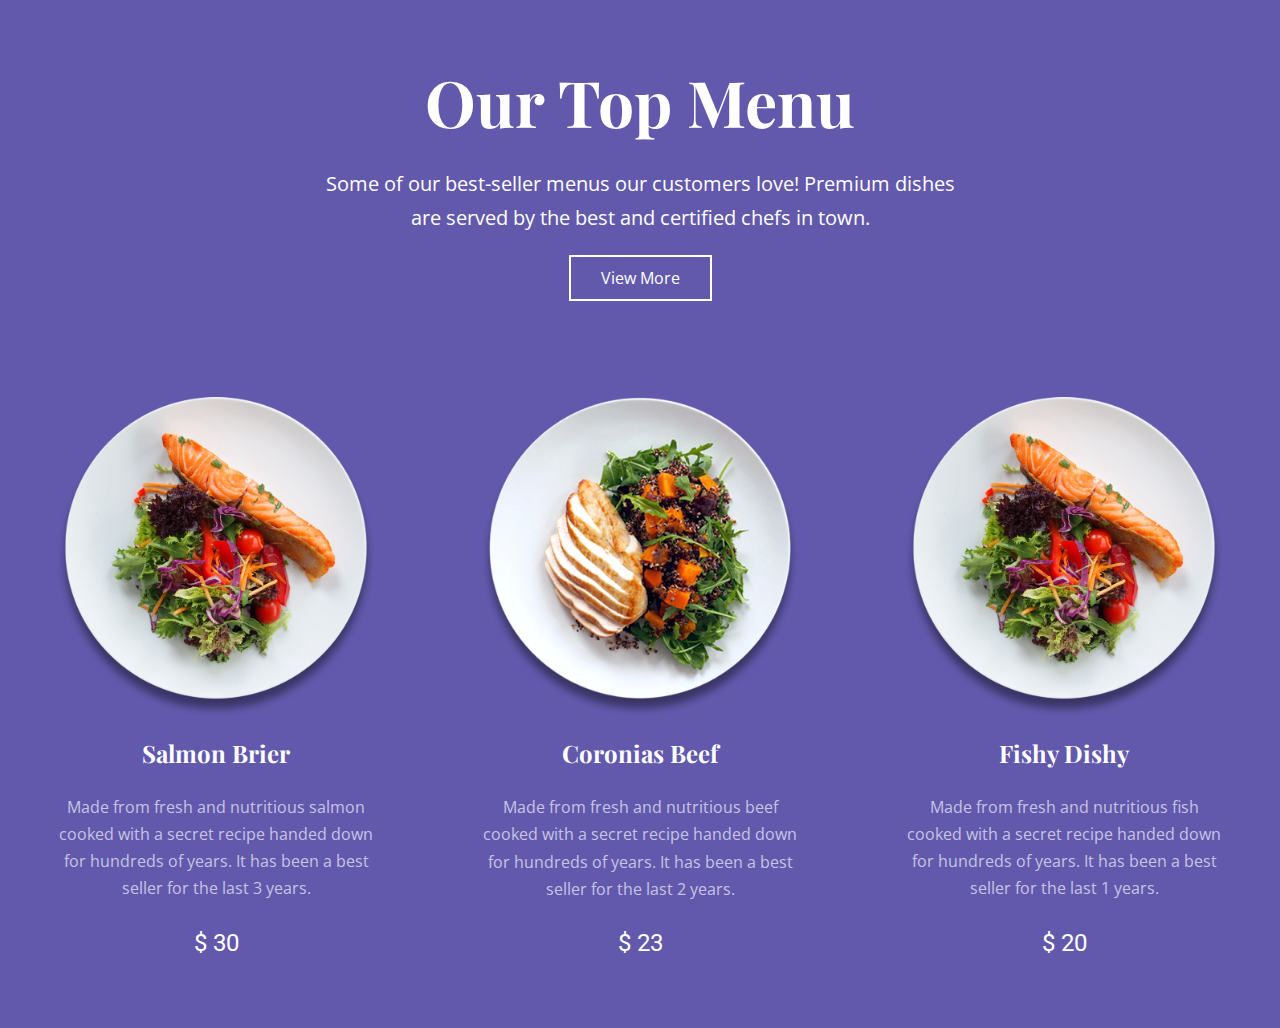
<file: 01-resto-app/index.html>
<!DOCTYPE html>
<html lang="en">
  <head>
    <meta charset="UTF-8" />
    <meta http-equiv="X-UA-Compatible" content="IE=edge" />
    <meta name="viewport" content="width=device-width, initial-scale=1.0" />
    <meta name="description" content="The best resto app to find the nearest resto around you" />
    <meta name="keywords" content="Resto App, Restaurant App, Cafe, Nearest Resto" />
    <meta name="author" content="Fara Aiden" />
    <title>Resto App</title>
    <link rel="stylesheet" href="./assets/css/styles.css">
  </head>
  <body>
    <main>
      <section class="menu">
        <div class="container">
          <div class="menu__copy">
            <h2 class="menu__heading">Our Top Menu</h2>
            <p class="menu__subheading menu__main-subheading">Some of our best-seller menus our customers love! Premium dishes are served by the best and certified chefs in town.</p>
            <button type="button" class="button">View More</button>
          </div>
          <div class="menu__items">
            <!-- Menu 1 -->
            <article class="menu__item">
              <img class="menu__image" src="./assets/images/dinner-1.png" alt="Salmon Brier">
              <div class="menu__copy menu__item-copy">
                <h3 class="menu__heading">Salmon Brier</h3>
                <p class="menu__subheading menu__item-subheading">Made from fresh and nutritious salmon cooked with a secret recipe handed down for hundreds of years. It has been a best seller for the last 3 years.</p>
                <p class="menu__price">$ 30</p>
              </div>
            </article>

            <!-- Menu 2 -->
            <article class="menu__item">
              <img class="menu__image" src="./assets/images/dinner-2.png" alt="Coronias Beef">
              <div class="menu__copy menu__item-copy">
                <h3 class="menu__heading">Coronias Beef</h3>
                <p class="menu__subheading menu__item-subheading">Made from fresh and nutritious beef cooked with a secret recipe handed down for hundreds of years. It has been a best seller for the last 2 years.</p>
                <p class="menu__price">$ 23</p>
              </div>
            </article>

            <!-- Menu 3 -->
            <article class="menu__item">
              <img class="menu__image" src="./assets/images/dinner-1.png" alt="Fishy Dishy">
              <div class="menu__copy menu__item-copy">
                <h3 class="menu__heading">Fishy Dishy</h3>
                <p class="menu__subheading menu__item-subheading">Made from fresh and nutritious fish cooked with a secret recipe handed down for hundreds of years. It has been a best seller for the last 1 years.</p>
                <p class="menu__price">$ 20</p>
              </div>
            </article>
          </div>
        </div>
      </section>
    </main>
  </body>
</html>
</file>
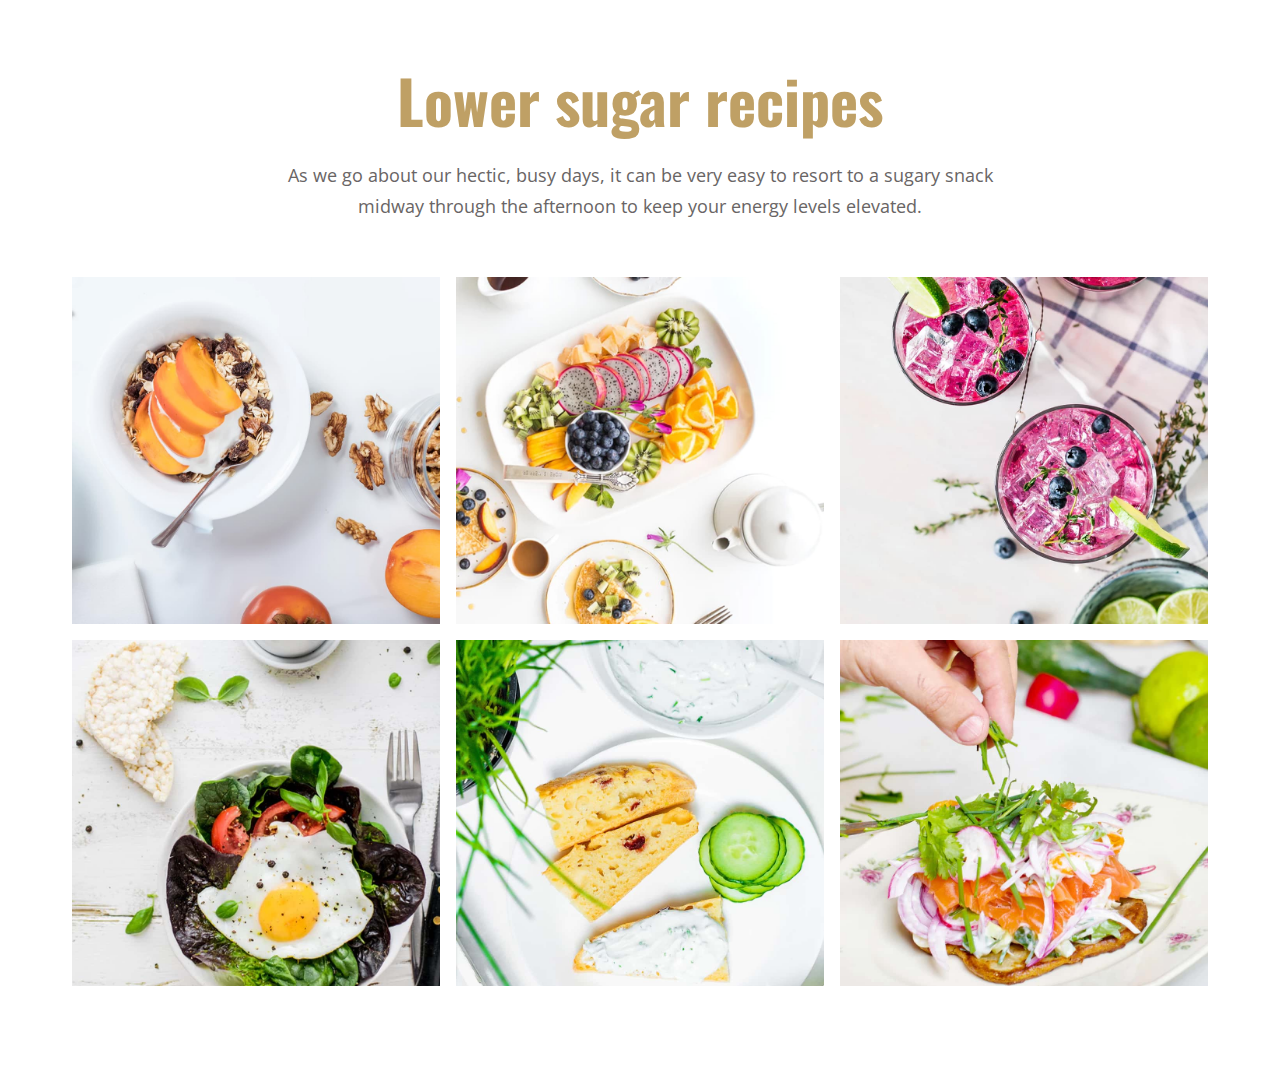
<file: 02-tasty-food/index.html>
<!DOCTYPE html>
<html lang="en">
  <head>
    <meta charset="UTF-8" />
    <meta http-equiv="X-UA-Compatible" content="IE=edge" />
    <meta name="viewport" content="width=device-width, initial-scale=1.0" />
    <meta name="description" content="The best recipe app to find recipes in an easy way." />
    <meta name="keywords" content="Recipes, recipe, recipes app, recipe website" />
    <meta name="author" content="Fara Aiden" />
    <title>Tasty Food</title>
    <link rel="stylesheet" href="./assets/css/styles.css">
  </head>
  <body>
    <main>
      <section class="gallery">
        <div class="container">
          <div class="gallery__copy">
            <h1 class="gallery__heading">Lower sugar recipes</h1>
            <p class="gallery__subheading">As we go about our hectic, busy days, it can be very easy to resort to a sugary snack midway through the afternoon to keep your energy levels elevated.</p>
          </div>
          <div class="gallery__images">
            <img class="gallery__image" src="./assets/images/img-1.jpg" alt="recipe 1">
            <img class="gallery__image" src="./assets/images/img-2.jpg" alt="recipe 2">
            <img class="gallery__image" src="./assets/images/img-3.jpg" alt="recipe 3">
            <img class="gallery__image" src="./assets/images/img-4.jpg" alt="recipe 4">
            <img class="gallery__image" src="./assets/images/img-5.jpg" alt="recipe 5">
            <img class="gallery__image" src="./assets/images/img-6.jpg" alt="recipe 6">
          </div>
        </div>
      </section>
    </main>
  </body>
</html>
</file>
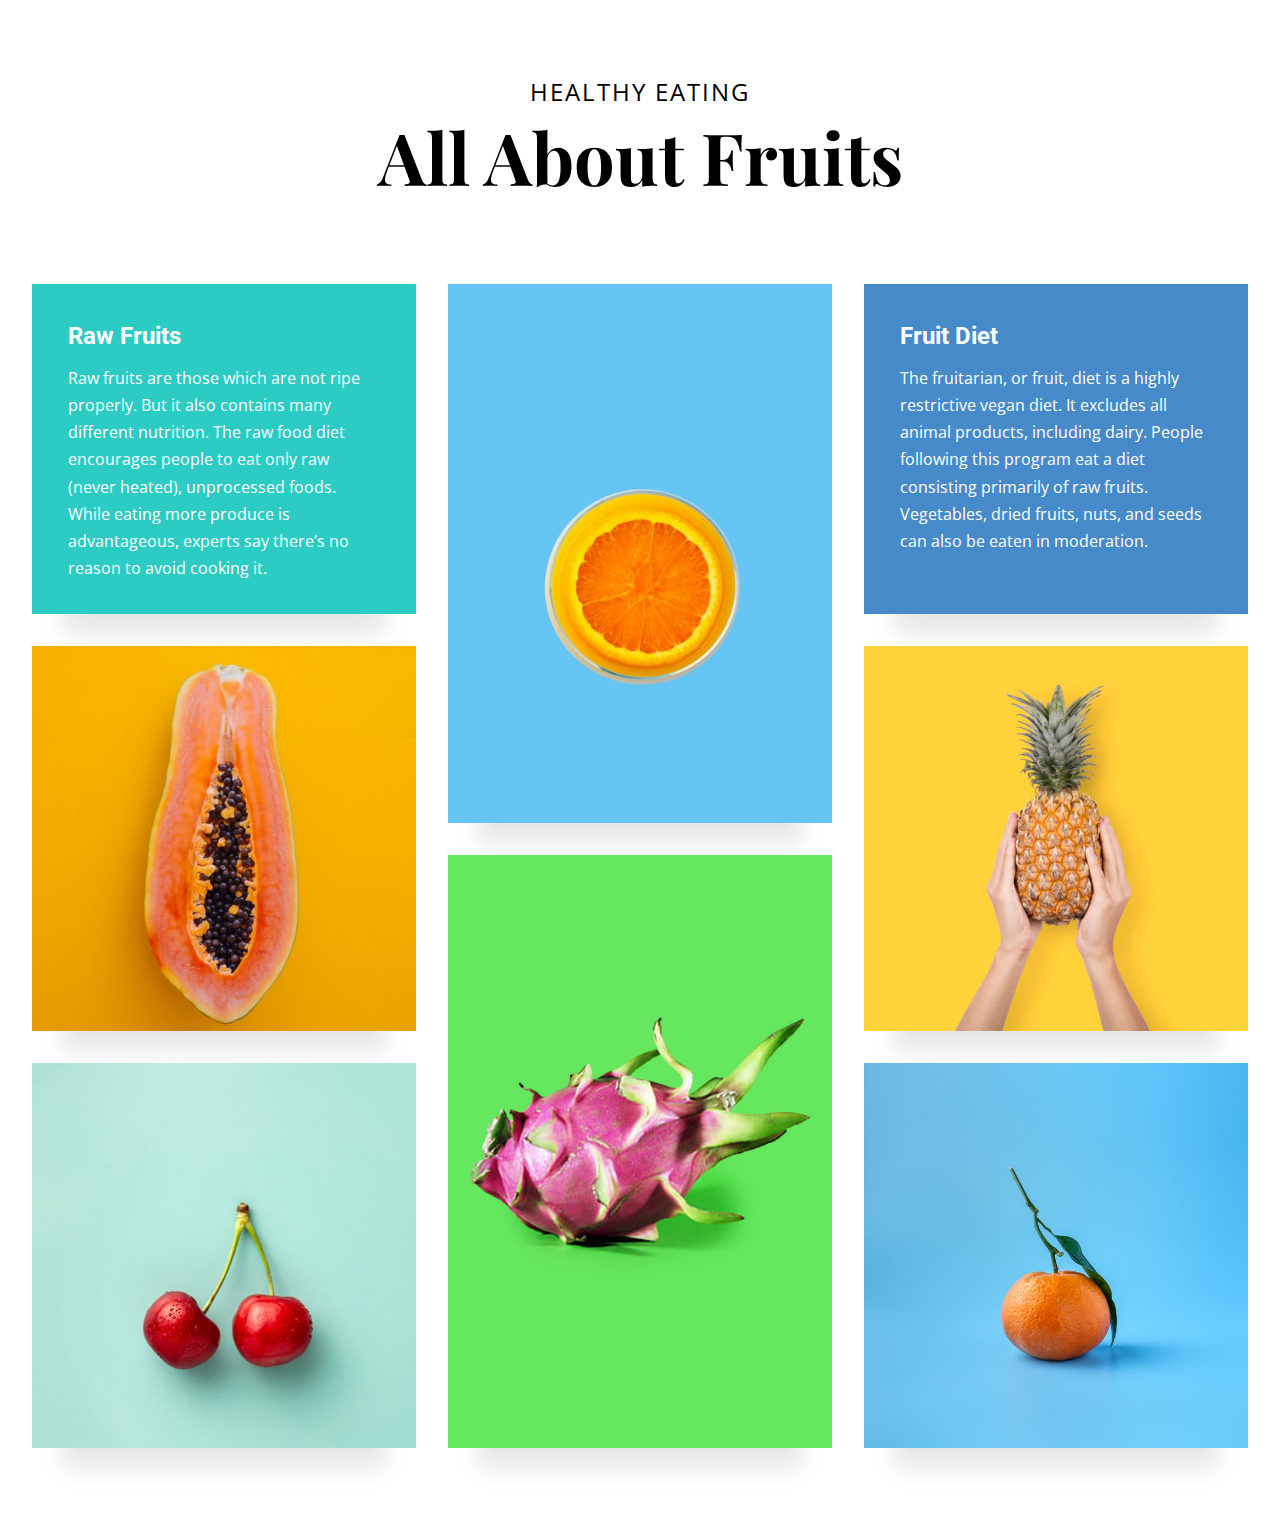
<file: 03-healthy-eating/index.html>
<!DOCTYPE html>
<html lang="en">
<head>
  <meta charset="UTF-8">
  <meta http-equiv="X-UA-Compatible" content="IE=edge">
  <meta name="viewport" content="width=device-width, initial-scale=1.0">
  <meta name="description" content="All kind of fruits for your healthy and ideal body.">
  <meta name="keywords" content="Fruits, Raw Fruits, Fruit Diet, Healty Food">
  <meta name="author" content="Fara Aiden">
  <title>Healthy Eating</title>
  <link rel="stylesheet" href="./assets/css/styles.css">
</head>
<body>
  <main>
    <section class="fruits">
      <div class="container">
        <span class="fruits__subheading">HEALTHY EATING</span>
        <h1 class="fruits__heading">All About Fruits</h1>
        <div class="fruits__gallery">
          <div class="fruits__item fruits__copy">
            <h2 class="fruits__title">Raw Fruits</h2>
            <p class="fruits__text">Raw fruits are those which are not ripe properly. But it also contains many different nutrition. The raw food diet encourages people to eat only raw (never heated), unprocessed foods. While eating more produce is advantageous, experts say there’s no reason to avoid cooking it.</p>
          </div>
          <div class="fruits__item">
            <img class="fruits__image" src="./assets/images/orange.jpg" alt="orange">
          </div>
          <div class="fruits__item fruits__copy">
            <h2 class="fruits__title">Fruit Diet</h2>
            <p class="fruits__text">The fruitarian, or fruit, diet is a highly restrictive vegan diet. It excludes all animal products, including dairy. People following this program eat a diet consisting primarily of raw fruits. Vegetables, dried fruits, nuts, and seeds can also be eaten in moderation.</p>
          </div>
          <div class="fruits__item">
            <img class="fruits__image" src="./assets/images/papaya.jpg" alt="papaya">
          </div>
          <div class="fruits__item">
            <img class="fruits__image" src="./assets/images/dragon-fruit.jpg" alt="dragon-fruit">
          </div>
          <div class="fruits__item">
            <img class="fruits__image" src="./assets/images/pinapple.jpg" alt="pinapple">
          </div>
          <div class="fruits__item">
            <img class="fruits__image" src="./assets/images/cherry.jpg" alt="cherry">
          </div>
          <div class="fruits__item">
            <img class="fruits__image" src="./assets/images/uncut-orange.jpg" alt="uncut-orange">
          </div>
        </div>
      </div>
    </section>
  </main>
</body>
</html>
</file>
<file: 01-resto-app/assets/css/styles.css>
/******************* GOOGLE FONTS *******************/
@import url("https://fonts.googleapis.com/css2?family=Open+Sans&family=Playfair+Display:wght@700&family=Roboto:wght@300&display=swap");
/********************** RESET **********************/
* {
  margin: 0;
  padding: 0;
  -webkit-box-sizing: border-box;
          box-sizing: border-box;
}

/********************* GLOBAL *********************/
body {
  background-color: #6259ac;
  color: #fff;
  text-align: center;
  font-family: 'Open Sans', sans-serif;
  line-height: 1.7;
}

.container {
  padding: 3rem 1rem 4rem;
  width: 100%;
  margin: 0 auto;
}

img {
  width: 100%;
}

h2, h3 {
  font-family: 'Playfair Display', serif;
}

h2 {
  font-size: 36px;
}

h3 {
  font-size: 20px;
}

button {
  padding: 10px 30px;
  border: 2px solid #fff;
  background-color: transparent;
  color: #fff;
  font-family: inherit;
  font-size: inherit;
  cursor: pointer;
  -webkit-transition: all .3s ease;
  transition: all .3s ease;
  position: relative;
}

button::before {
  content: '';
  position: absolute;
  top: 0;
  left: 0;
  width: 0;
  height: 100%;
  display: block;
  background-color: #ff9100;
  -webkit-transition: all .3s ease;
  transition: all .3s ease;
  z-index: -1;
}

button:hover::before {
  width: 100%;
}

/********************* MENU *********************/
.menu__subheading {
  margin: 20px 0;
}

.menu__main-subheading {
  width: 100%;
  max-width: 263px;
  margin-top: 10px;
  margin-left: auto;
  margin-right: auto;
}

.menu__items {
  margin-top: 4rem;
  display: -ms-grid;
  display: grid;
  gap: 4rem;
  justify-items: center;
}

.menu__item {
  max-width: 318px;
}

.menu__item-copy {
  margin-top: 8px;
}

.menu__item-subheading {
  color: #c7c4e4;
}

.menu__price {
  font-family: 'Roboto', sans-serif;
  font-size: 24px;
}

/**************** MEDIA QUERIES ****************/
@media screen and (min-width: 360px) {
  .menu__main-subheading {
    max-width: 384px;
  }
}

@media screen and (min-width: 544px) {
  h2 {
    font-size: 48px;
  }
  .menu__main-subheading {
    font-size: 18px;
    max-width: 580px;
  }
  .menu__items {
    margin-top: 5rem;
  }
}

@media screen and (min-width: 768px) {
  h3 {
    font-size: 24px;
  }
  .container {
    padding: 3rem 2rem 4rem;
    max-width: 1000px;
  }
  .menu__main-subheading {
    font-size: 20px;
    max-width: 640px;
  }
  .menu__items {
    -ms-grid-columns: (1fr)[2];
        grid-template-columns: repeat(2, 1fr);
    gap: 4rem 3.5rem;
  }
}

@media screen and (min-width: 1114px) {
  h2 {
    font-size: 64px;
  }
  .container {
    max-width: 1300px;
  }
  .menu__items {
    -ms-grid-columns: (1fr)[3];
        grid-template-columns: repeat(3, 1fr);
    margin-top: 6rem;
  }
}
/*# sourceMappingURL=styles.css.map */
</file>
<file: 03-healthy-eating/assets/css/styles.css>
/********************** GOOGLE FONTS **********************/
@import url("https://fonts.googleapis.com/css2?family=Open+Sans&family=Playfair+Display:wght@700&family=Roboto:wght@300;700&display=swap");
/************************* RESET **************************/
* {
  margin: 0;
  padding: 0;
  -webkit-box-sizing: border-box;
          box-sizing: border-box;
}

/************************ GLOBAL *************************/
body {
  font-family: 'Open Sans', sans-serif;
  line-height: 1.7;
}

img {
  width: 100%;
}

.container {
  padding: 2.5rem 0 0;
}

/************************ FRUITS ************************/
.fruits__heading {
  font-family: 'Playfair Display', serif;
  font-size: 36px;
  line-height: 1.3;
}

.fruits__heading, .fruits__subheading {
  text-align: center;
  padding: 0 1rem;
}

.fruits__subhheading, .fruits__title {
  font-family: 'Roboto', sans-serif;
}

.fruits__subheading {
  display: block;
  font-size: 16px;
  margin-bottom: .5rem;
  letter-spacing: 2px;
}

.fruits__gallery {
  margin-top: 2.5rem;
  display: -ms-grid;
  display: grid;
  -webkit-box-pack: center;
      -ms-flex-pack: center;
          justify-content: center;
}

.fruits__item:first-child {
  background-color: #2cccc4;
  -webkit-box-ordinal-group: 2;
      -ms-flex-order: 1;
          order: 1;
}

.fruits__item:nth-child(2) {
  -webkit-box-ordinal-group: 5;
      -ms-flex-order: 4;
          order: 4;
}

.fruits__item:nth-child(3) {
  background-color: #478ac9;
  -webkit-box-ordinal-group: 7;
      -ms-flex-order: 6;
          order: 6;
}

.fruits__item:nth-child(4) {
  -webkit-box-ordinal-group: 3;
      -ms-flex-order: 2;
          order: 2;
}

.fruits__item:nth-child(5) {
  -webkit-box-ordinal-group: 6;
      -ms-flex-order: 5;
          order: 5;
}

.fruits__item:nth-child(6) {
  -webkit-box-ordinal-group: 8;
      -ms-flex-order: 7;
          order: 7;
}

.fruits__item:nth-child(7) {
  -webkit-box-ordinal-group: 4;
      -ms-flex-order: 3;
          order: 3;
}

.fruits__item:nth-child(8) {
  -webkit-box-ordinal-group: 9;
      -ms-flex-order: 8;
          order: 8;
}

.fruits__copy {
  padding: 1.25rem 1.25rem;
  color: #ffffff;
}

.fruits__title {
  font-size: 20px;
  margin-bottom: .5rem;
}

.fruits__text {
  font-size: 14px;
}

.fruits__image {
  width: 100%;
  height: 100%;
  -o-object-fit: cover;
     object-fit: cover;
  -o-object-position: center;
     object-position: center;
}

/********************* MEDIA QUERIES ********************/
@media screen and (min-width: 325px) {
  .fruits__heading {
    font-size: 38px;
  }
  .fruits__subheading {
    font-size: 18px;
  }
  .fruits__gallery {
    margin-top: 3rem;
  }
  .fruits__copy {
    padding: 1.5rem;
  }
  .fruits__title {
    font-size: 24px;
  }
  .fruits__text {
    font-size: 1rem;
  }
}

@media screen and (min-width: 409px) {
  .container {
    padding: 3rem 1.5rem;
  }
  .fruits__heading {
    font-size: 42px;
  }
  .fruits__subheading {
    font-size: 24px;
    margin-bottom: .35rem;
  }
  .fruits__gallery {
    max-width: 440px;
    margin-left: auto;
    margin-right: auto;
    gap: 3rem;
  }
  .fruits__item {
    -webkit-box-shadow: 0 50px 24px -30px rgba(0, 0, 0, 0.1);
            box-shadow: 0 50px 24px -30px rgba(0, 0, 0, 0.1);
  }
  .fruits__copy {
    padding: 2rem 2.25rem;
  }
}

@media screen and (min-width: 768px) {
  .container {
    padding: 4.5rem 2rem 5rem;
  }
  .fruits__heading {
    font-size: 62px;
    margin-top: -.5rem;
  }
}

@media screen and (min-width: 1200px) {
  .fruits__heading {
    font-size: 72px;
  }
  .fruits__gallery {
    margin-top: 5rem;
    max-width: 1250px;
    -ms-grid-columns: 1fr 1fr 1fr;
        grid-template-columns: 1fr 1fr 1fr;
    gap: 2rem;
  }
  .fruits__item:first-child, .fruits__item:nth-child(2), .fruits__item:nth-child(3), .fruits__item:nth-child(4), .fruits__item:nth-child(5), .fruits__item:nth-child(6), .fruits__item:nth-child(7), .fruits__item:nth-child(8) {
    -webkit-box-ordinal-group: inherit;
        -ms-flex-order: inherit;
            order: inherit;
  }
  .fruits__item:first-child {
    -ms-grid-row: 1;
    -ms-grid-row-span: 2;
    -ms-grid-column: 1;
    -ms-grid-column-span: 1;
    grid-area: 1 / 1 / 3 / 2;
  }
  .fruits__item:nth-child(2) {
    -ms-grid-row: 1;
    -ms-grid-row-span: 3;
    -ms-grid-column: 2;
    -ms-grid-column-span: 1;
    grid-area: 1 / 2 / 4 / 3;
  }
  .fruits__item:nth-child(3) {
    -ms-grid-row: 1;
    -ms-grid-row-span: 2;
    -ms-grid-column: 3;
    -ms-grid-column-span: 1;
    grid-area: 1 / 3 / 3 / 4;
  }
  .fruits__item:nth-child(4) {
    -ms-grid-row: 3;
    -ms-grid-row-span: 2;
    -ms-grid-column: 1;
    -ms-grid-column-span: 1;
    grid-area: 3 / 1 / 5 / 2;
  }
  .fruits__item:nth-child(5) {
    -ms-grid-row: 4;
    -ms-grid-row-span: 3;
    -ms-grid-column: 2;
    -ms-grid-column-span: 1;
    grid-area: 4 / 2 / 7 / 3;
  }
  .fruits__item:nth-child(6) {
    -ms-grid-row: 3;
    -ms-grid-row-span: 2;
    -ms-grid-column: 3;
    -ms-grid-column-span: 1;
    grid-area: 3 / 3 / 5 / 4;
  }
  .fruits__item:nth-child(7) {
    -ms-grid-row: 5;
    -ms-grid-row-span: 2;
    -ms-grid-column: 1;
    -ms-grid-column-span: 1;
    grid-area: 5 / 1 / 7 /  2;
  }
  .fruits__item:nth-child(8) {
    -ms-grid-row: 5;
    -ms-grid-row-span: 2;
    -ms-grid-column: 3;
    -ms-grid-column-span: 1;
    grid-area: 5 / 3 / 7 / 4;
  }
  .fruits__item:nth-child(4), .fruits__item:nth-child(6), .fruits__item:nth-child(7), .fruits__item:nth-child(8) {
    height: 385px;
  }
}
/*# sourceMappingURL=styles.css.map */
</file>
<file: 02-tasty-food/assets/css/styles.css>
/******************* GOOGLE FONTS *******************/
@import url("https://fonts.googleapis.com/css2?family=Open+Sans&family=Oswald:wght@700&display=swap");
/********************** RESET **********************/
*, ::before, ::after {
  margin: 0;
  padding: 0;
  -webkit-box-sizing: border-box;
          box-sizing: border-box;
}

/********************* GLOBAL *********************/
body {
  font-family: 'Open Sans', sans-serif;
  line-height: 1.7;
  color: #696565;
}

.container {
  padding: 3rem 1rem 4rem;
  margin: 0 auto;
  width: 100%;
  max-width: 1200px;
}

img {
  width: 100%;
  max-width: 393px;
}

/******************** GALLERY ********************/
.gallery {
  min-height: 100vh;
  display: -ms-grid;
  display: grid;
  place-items: center;
  text-align: center;
}

.gallery__heading {
  font-family: 'Oswald', sans-serif;
  color: #bfa065;
  font-size: 48px;
  line-height: 1.2;
  margin-bottom: 1.5rem;
}

.gallery__subheading {
  max-width: 270px;
  margin: 0 auto;
}

.gallery__images {
  margin-top: 3rem;
  display: -ms-grid;
  display: grid;
  justify-items: center;
  gap: 1rem;
}

/****************** MEDIA QUERY ******************/
@media screen and (min-width: 394px) {
  .container {
    padding: 4rem 1.5rem 5rem;
  }
  .gallery__subheading {
    max-width: 364px;
  }
}

@media screen and (min-width: 440px) {
  .gallery__subheading {
    max-width: 407px;
    font-size: 18px;
  }
  .gallery__images {
    margin-top: 3.5rem;
  }
}

@media screen and (min-width: 768px) {
  .container {
    padding: 4rem 2rem 5rem;
  }
  .gallery__heading {
    font-size: 60px;
  }
  .gallery__subheading {
    max-width: 560px;
  }
  .gallery__images {
    -ms-grid-columns: (1fr)[3];
        grid-template-columns: repeat(3, 1fr);
  }
}

@media screen and (min-width: 1000px) {
  .gallery__subheading {
    max-width: 720px;
  }
}
/*# sourceMappingURL=styles.css.map */
</file>
